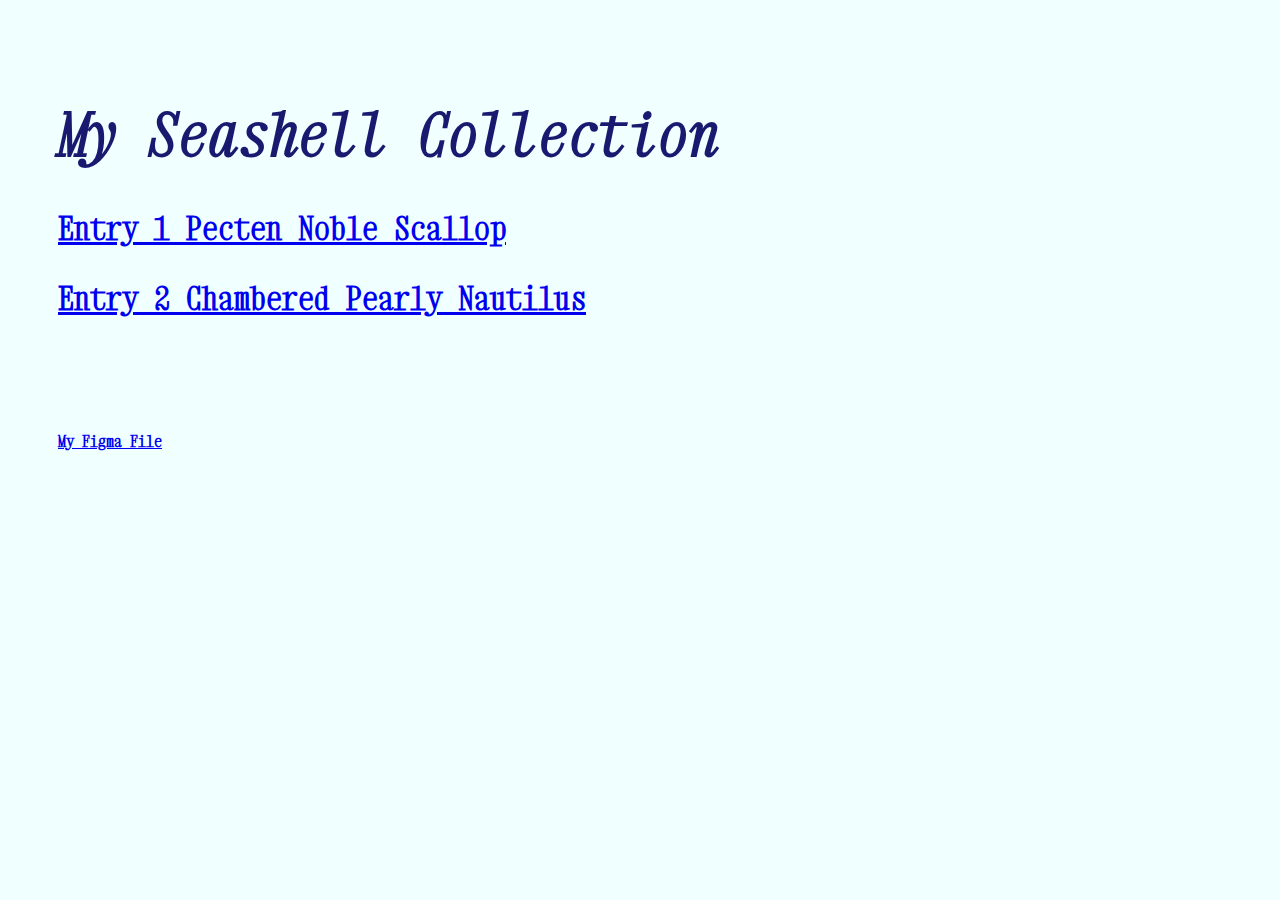
<file: index.html>
<!DOCTYPE html>
<html lang="en">
<head>
    <meta charset="UTF-8">
    <meta http-equiv="X-UA-Compatible" content="IE=edge">
    <meta name="viewport" content="width=device-width, initial-scale=1.0">
    <title>Dawn's Harmonic Collection</title>

    <link rel="preconnect" href="https://fonts.googleapis.com">
    <link rel="preconnect" href="https://fonts.gstatic.com" crossorigin>
    <link href="https://fonts.googleapis.com/css2?family=Xanh+Mono:ital@0;1&display=swap" rel="stylesheet">
  
  
  
    <link rel="stylesheet" href="style.css">


</head>


<body>
  

  <h1>My Seashell Collection</h1>
  <section>
    
    <H3><a href="entries/entry1/index.html">Entry 1 Pecten Noble Scallop</a></H3>
    <h3><a href="entries/entry2/index.html">Entry 2 Chambered Pearly Nautilus</a></h3>
    
    
    <!-- <H3><a href="entries/entry3/index.html">Turritella</a></H3>
    <h3><a href="entries/entry4/index.html">Turbo Sarmaticus</a></h3>
    <H3><a href="entries/entry5/index.html">Argopecten Irradians</a></H3>
    <h3><a href="entries/entry6/index.html">Polinices Didyma</a></h3>
    <H3><a href="entries/entry7/index.html">Limpet</a></H3>
    <h3><a href="entries/entry8/index.html">Cymbiola Nobilis</a></h3>
    <H3><a href="entries/entry9/index.html">Triton</a></H3>
    <h3><a href="entries/entry10/index.html">Venus Pecten Lightfoot</a></h3>
    <H3><a href="entries/entry11/index.html">Phyllonotus Pomum</a></H3>
     -->
<br>
<br>
<br>
     <h4><a href="#">My Figma File</a></h4>
  </section>


<!-- <h1>This is heading 1</h1>
<h2>This is heading 2</h2>
<h3>This is heading 3</h3>
<h4>This is heading 4</h4>
<h5>This is heading 5</h5>
<h6>This is heading 6</h6>

<p>This is a paragraph</p>

To break<br>lines<br>in a<br>paragraph,<br>use the br element.

<hr>
The hr tag creates a horizontal line in an HTML page.

<em>This is emphasized text</em>

<strong>This is strong text</strong>

This is a comment. Comments are not displayed in the browser

<ol>
  <li>This is an</li>
  <li>Ordered</li>
  <li>List</li>
</ol>

<ul>
  <li>This is an</li>
  <li>Unordered</li>
  <li>List</li>
</ul>

The <code>code element</code> example

The <pre>                                    * p r e* * </pre> example

The <em>em element</em> example

The <mark>mark element</mark> example

The <small>small element</small> example

The <strong>strong element</strong> example

The <sub>sub element</sub> example

The <sup>sup element</sup> example

<input type="radio" name="rad"> Radio input

<input type="checkbox"> Checkbox input

Text input <input type="text" value="default value that goes on and on without stopping or punctuation">

<a href="http://www.newschool.edu">This is a link</a>

This is an image <img src="./imgs/dog.jpg" alt="A cool dog">  -->
  
</body>
</html>
</file>
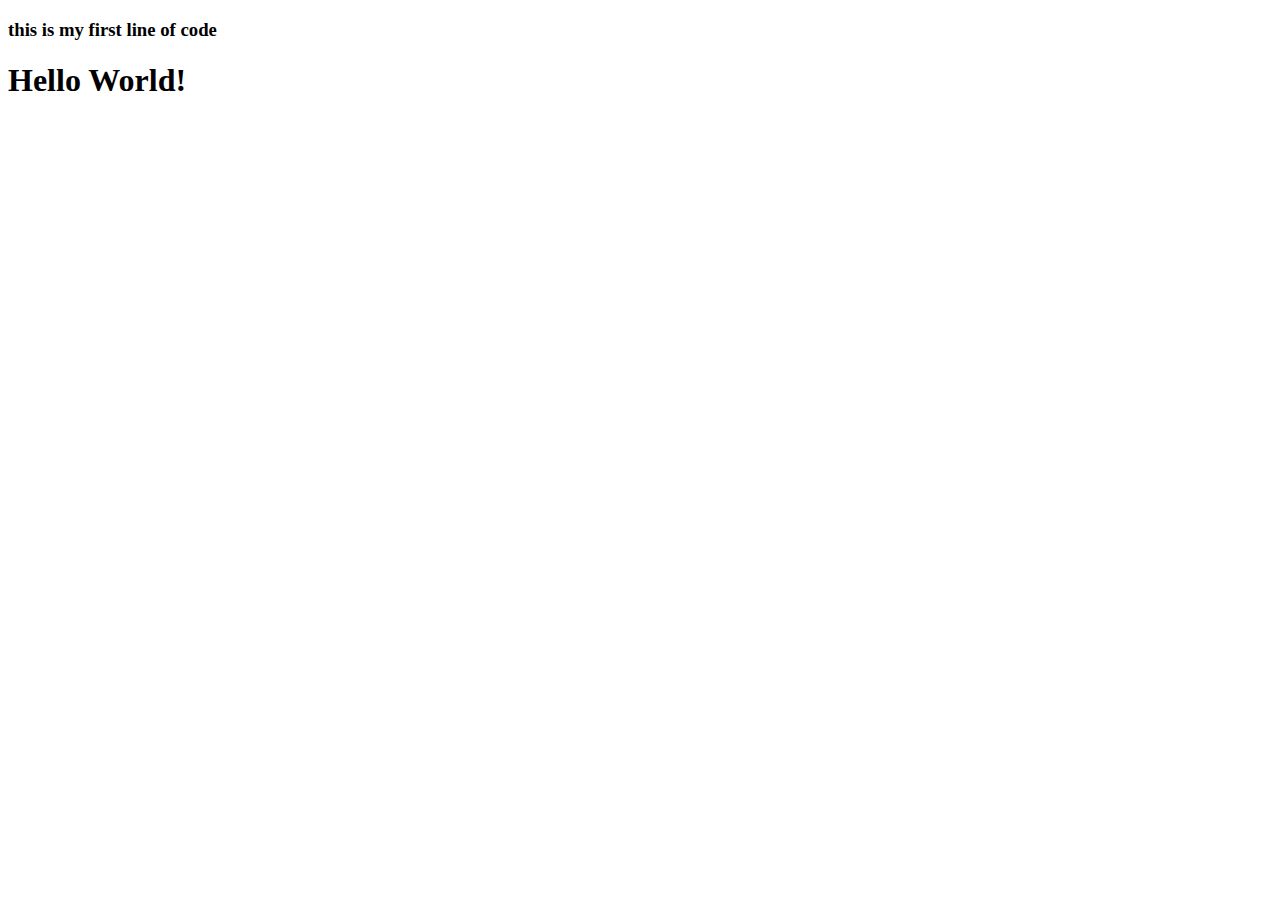
<file: entries/entry1/index.html>
<!DOCTYPE html>
<html lang="en">
<head>
    <meta charset="UTF-8">
    <meta http-equiv="X-UA-Compatible" content="IE=edge">
    <meta name="viewport" content="width=device-width, initial-scale=1.0">
    <title>Harmonic Collection Entry One</title>
</head>
<body>
    <h3> this is my first line of code</h3>
   
    <h1>Hello World!</h1>
    
</body>
</html>
</file>
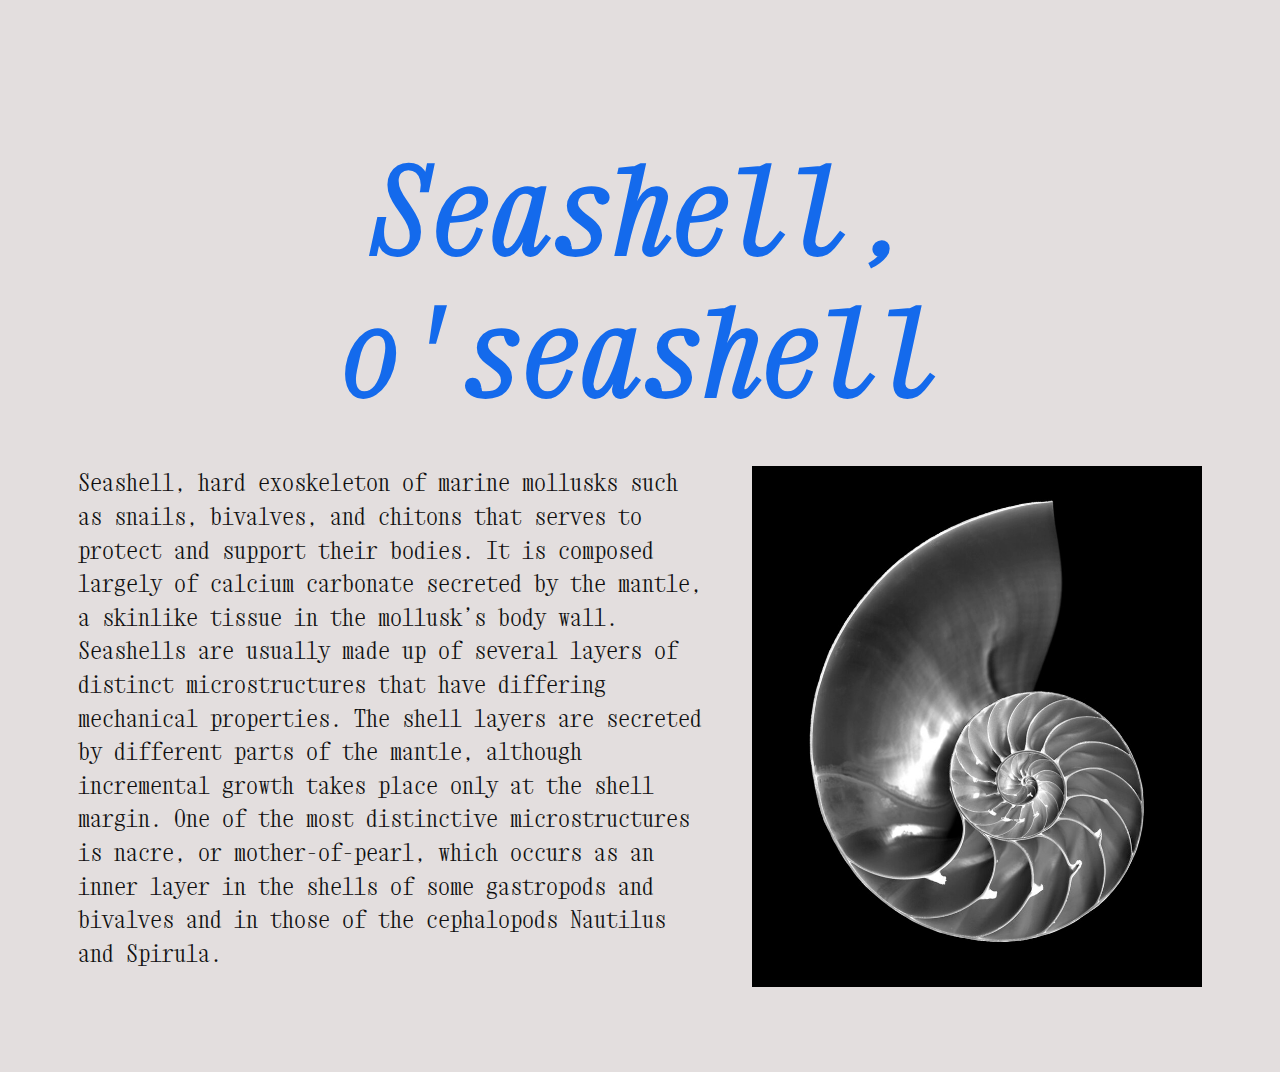
<file: entries/entry2/index.html>
<!DOCTYPE html>
<html lang="en">
<head>
    <meta charset="UTF-8">
    <meta http-equiv="X-UA-Compatible" content="IE=edge">
    <meta name="viewport" content="width=device-width, initial-scale=1.0">
    <title>Document</title>
    
    <link rel="preconnect" href="https://fonts.googleapis.com">
    <link rel="preconnect" href="https://fonts.gstatic.com" crossorigin>
    <link href="https://fonts.googleapis.com/css2?family=Xanh+Mono:ital@0;1&display=swap" rel="stylesheet">

    <link rel="stylesheet" href="style.css">

</head>
<body>

    <h1>Seashell, o'seashell</h1>


    <p class="text"><img src="./imgs/pearly-nautilus.jpg" alt="A beutiful pearly nautilus seashell, cut in half to show sections">Seashell, hard exoskeleton of marine mollusks such as snails, bivalves, and chitons that serves to protect and support their bodies. It is composed largely of calcium carbonate secreted by the mantle, a skinlike tissue in the mollusk’s body wall. Seashells are usually made up of several layers of distinct microstructures that have differing mechanical properties. The shell layers are secreted by different parts of the mantle, although incremental growth takes place only at the shell margin. One of the most distinctive microstructures is nacre, or mother-of-pearl, which occurs as an inner layer in the shells of some gastropods and bivalves and in those of the cephalopods Nautilus and Spirula.</p>
   
    
</body>
</html>
</file>
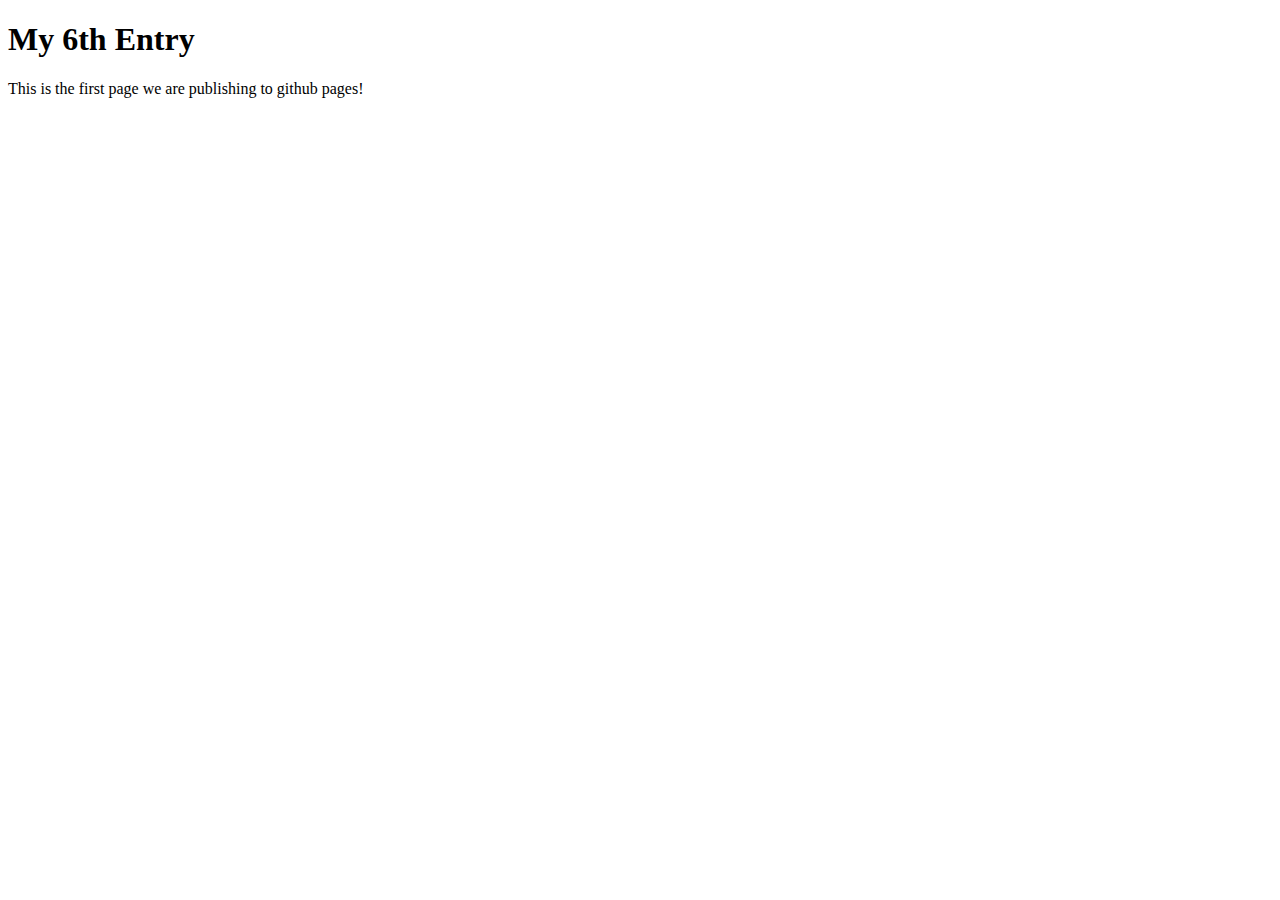
<file: entries/entry6/index.html>
<!DOCTYPE html>
<html lang="en">
<head>
    <meta charset="UTF-8">
    <meta http-equiv="X-UA-Compatible" content="IE=edge">
    <meta name="viewport" content="width=device-width, initial-scale=1.0">
    <title>My 6th Entry</title>
</head>
<body>
   <H1>My 6th Entry</H1> 
   <p>This is the first page we are publishing to github pages!</p>
</body>
</html>
</file>
<file: style.css>
body{
    background-color: azure;
    font-family: 'Xanh Mono', monospace;
    padding: 50px;
}

h1{
    font-size: 60px;
    font-style: italic;
    color:midnightblue
}

h3 {
    font-size: 32px;
}
</file>
<file: entries/entry2/style.css>
body {
    background-color: #E3DEDE;
    font-family: 'Xanh Mono', monospace;
    padding: 50px;
}

h1{
    text-align: center;
    color: #146AEC;
    font-size: 120px;
    font-style: italic;
    margin-bottom: 0px;
}

p{
    color: #101010;
    font-size: 24px;
    line-height: 140%;
}

 .text {
    padding: 20px;
} 

img {
    max-width: 40%;
    float: right;
    padding-left: 50px;
    padding-bottom: 30px;
}
</file>
